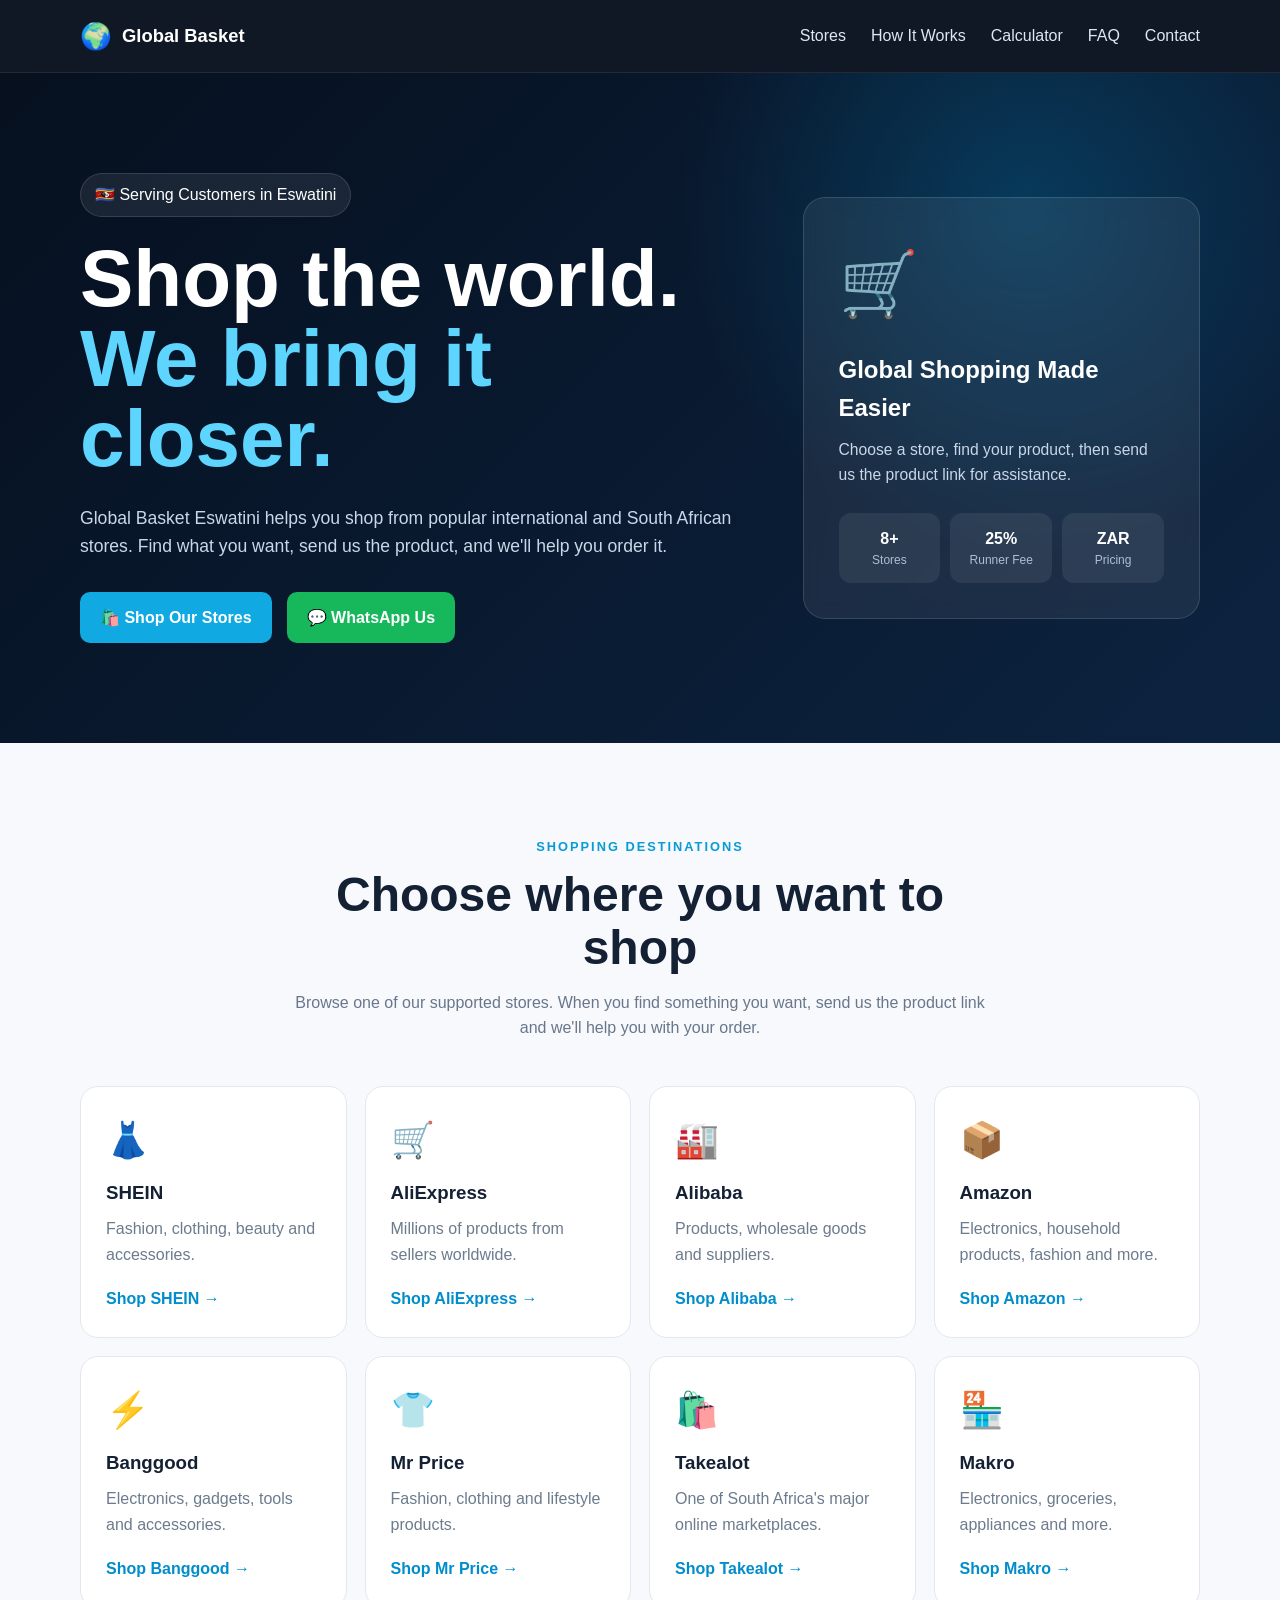
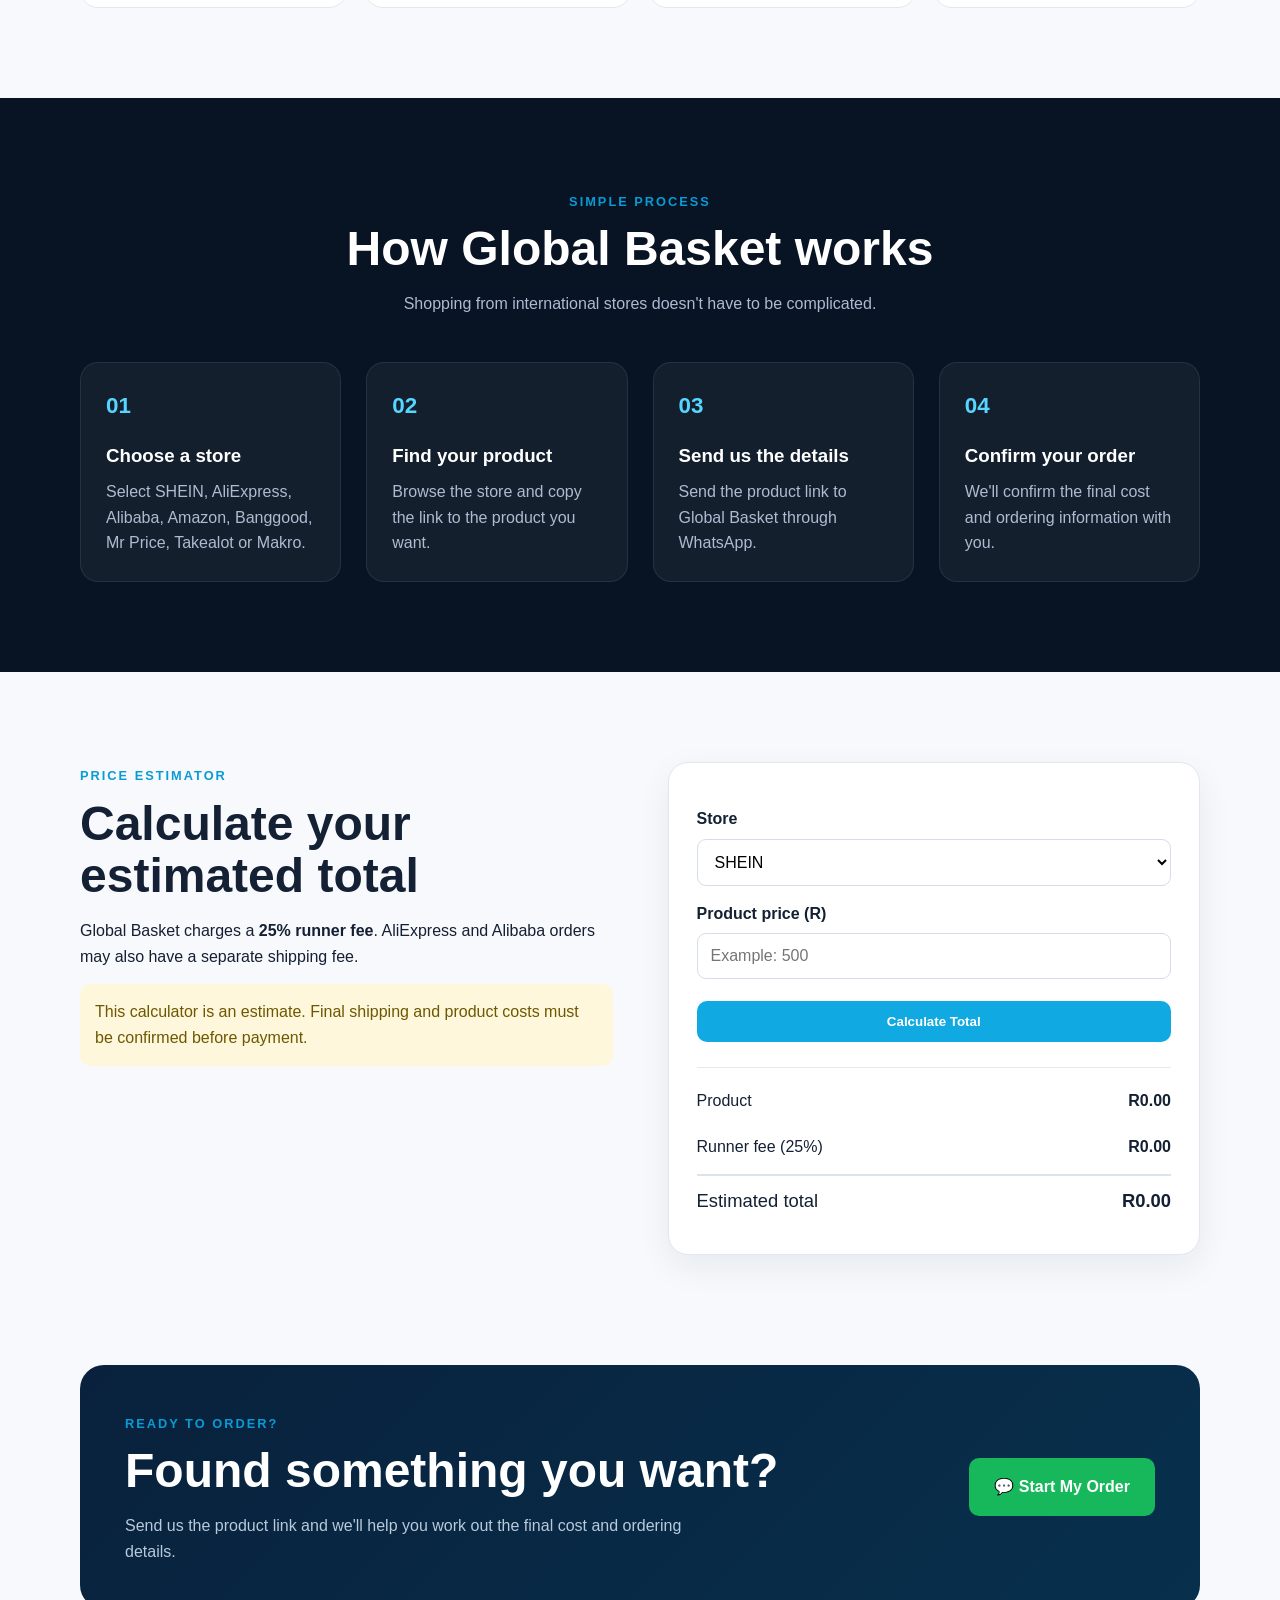
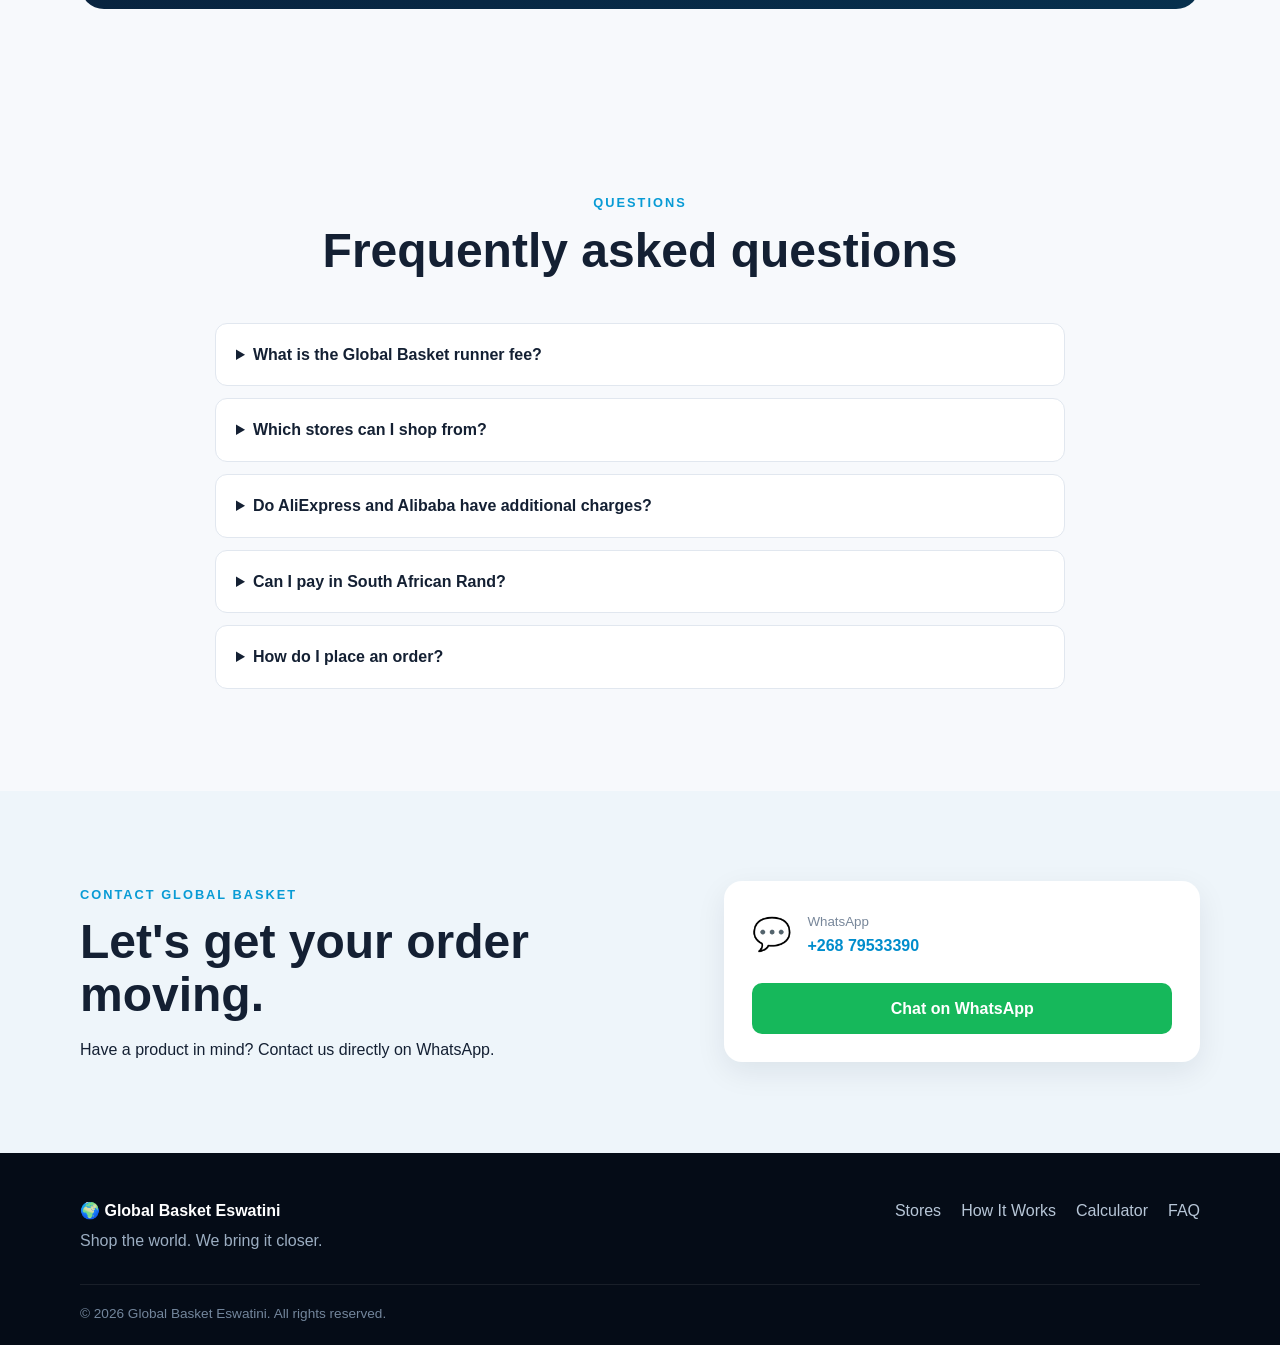
<file: index.html>
<!DOCTYPE html>
<html lang="en">
<head>
  <meta charset="UTF-8">

  <meta name="viewport" content="width=device-width, initial-scale=1.0">

  <title>Global Basket Eswatini | Shop Worldwide, We Bring It Closer</title>

  <meta name="description"
        content="Global Basket Eswatini helps customers in Eswatini shop from SHEIN, AliExpress, Alibaba, Amazon, Banggood, Mr Price, Takealot and Makro. We assist with ordering and delivery.">

  <meta name="keywords"
        content="Global Basket Eswatini, online shopping Eswatini, shop online Eswatini, SHEIN Eswatini, AliExpress Eswatini, Alibaba Eswatini, Takealot Eswatini, Amazon Eswatini">

  <meta name="author" content="Global Basket Eswatini">

  <meta name="robots" content="index, follow">

  <meta property="og:title" content="Global Basket Eswatini">
  <meta property="og:description" content="Shop from global stores with assistance from Global Basket Eswatini.">
  <meta property="og:type" content="website">

  <link rel="canonical" href="https://redrockjohn12.github.io/GlobalBasketEswatini/">

  <link rel="stylesheet" href="style.css">
    <link rel="icon" type="image/png" href="favicon.png">
</head>

<body>

<header class="site-header">
  <div class="container nav">

    <a href="#home" class="logo">
      <span class="logo-globe">🌍</span>
      <span>Global Basket</span>
    </a>

    <button class="menu-btn" id="menuBtn" aria-label="Open menu">
      ☰
    </button>

    <nav id="mainNav">
      <a href="#stores">Stores</a>
      <a href="#how">How It Works</a>
      <a href="#calculator">Calculator</a>
      <a href="#faq">FAQ</a>
      <a href="#contact">Contact</a>
    </nav>

  </div>
</header>


<main>

<section class="hero" id="home">
  <div class="container hero-content">

    <div class="hero-text">

      <div class="badge">🇸🇿 Serving Customers in Eswatini</div>

      <h1>
        Shop the world.
        <span>We bring it closer.</span>
      </h1>

      <p>
        Global Basket Eswatini helps you shop from popular international
        and South African stores. Find what you want, send us the product,
        and we'll help you order it.
      </p>

      <div class="hero-buttons">
        <a href="#stores" class="btn btn-primary">
          🛍️ Shop Our Stores
        </a>

        <a href="https://wa.me/26879533390?text=Hello%20Global%20Basket%20Eswatini%2C%20I%20would%20like%20help%20ordering%20a%20product."
           class="btn btn-whatsapp"
           target="_blank"
           rel="noopener">
          💬 WhatsApp Us
        </a>
      </div>

    </div>

    <div class="hero-card">

      <div class="basket-icon">🛒</div>

      <h2>Global Shopping Made Easier</h2>

      <p>
        Choose a store, find your product, then send us the product
        link for assistance.
      </p>

      <div class="mini-stats">
        <div>
          <strong>8+</strong>
          <span>Stores</span>
        </div>

        <div>
          <strong>25%</strong>
          <span>Runner Fee</span>
        </div>

        <div>
          <strong>ZAR</strong>
          <span>Pricing</span>
        </div>
      </div>

    </div>

  </div>
</section>


<section class="section" id="stores">

  <div class="container">

    <div class="section-heading">
      <span class="eyebrow">SHOPPING DESTINATIONS</span>

      <h2>Choose where you want to shop</h2>

      <p>
        Browse one of our supported stores. When you find something you want,
        send us the product link and we'll help you with your order.
      </p>
    </div>


    <div class="stores-grid">

      <article class="store-card">
        <div class="store-icon">👗</div>
        <h3>SHEIN</h3>
        <p>Fashion, clothing, beauty and accessories.</p>
        <a href="https://za.shein.com/" target="_blank" rel="noopener">
          Shop SHEIN →
        </a>
      </article>


      <article class="store-card">
        <div class="store-icon">🛒</div>
        <h3>AliExpress</h3>
        <p>Millions of products from sellers worldwide.</p>
        <a href="https://www.aliexpress.com/" target="_blank" rel="noopener">
          Shop AliExpress →
        </a>
      </article>


      <article class="store-card">
        <div class="store-icon">🏭</div>
        <h3>Alibaba</h3>
        <p>Products, wholesale goods and suppliers.</p>
        <a href="https://www.alibaba.com/" target="_blank" rel="noopener">
          Shop Alibaba →
        </a>
      </article>


      <article class="store-card">
        <div class="store-icon">📦</div>
        <h3>Amazon</h3>
        <p>Electronics, household products, fashion and more.</p>
        <a href="https://www.amazon.co.za/" target="_blank" rel="noopener">
          Shop Amazon →
        </a>
      </article>


      <article class="store-card">
        <div class="store-icon">⚡</div>
        <h3>Banggood</h3>
        <p>Electronics, gadgets, tools and accessories.</p>
        <a href="https://www.banggood.com/" target="_blank" rel="noopener">
          Shop Banggood →
        </a>
      </article>


      <article class="store-card">
        <div class="store-icon">👕</div>
        <h3>Mr Price</h3>
        <p>Fashion, clothing and lifestyle products.</p>
        <a href="https://www.mrp.com/" target="_blank" rel="noopener">
          Shop Mr Price →
        </a>
      </article>


      <article class="store-card">
        <div class="store-icon">🛍️</div>
        <h3>Takealot</h3>
        <p>One of South Africa's major online marketplaces.</p>
        <a href="https://www.takealot.com/" target="_blank" rel="noopener">
          Shop Takealot →
        </a>
      </article>


      <article class="store-card">
        <div class="store-icon">🏪</div>
        <h3>Makro</h3>
        <p>Electronics, groceries, appliances and more.</p>
        <a href="https://www.makro.co.za/" target="_blank" rel="noopener">
          Shop Makro →
        </a>
      </article>

    </div>

  </div>

</section>


<section class="section dark-section" id="how">

  <div class="container">

    <div class="section-heading">
      <span class="eyebrow">SIMPLE PROCESS</span>

      <h2>How Global Basket works</h2>

      <p>
        Shopping from international stores doesn't have to be complicated.
      </p>
    </div>


    <div class="steps">

      <div class="step">
        <div class="step-number">01</div>
        <h3>Choose a store</h3>
        <p>
          Select SHEIN, AliExpress, Alibaba, Amazon, Banggood,
          Mr Price, Takealot or Makro.
        </p>
      </div>


      <div class="step">
        <div class="step-number">02</div>
        <h3>Find your product</h3>
        <p>
          Browse the store and copy the link to the product you want.
        </p>
      </div>


      <div class="step">
        <div class="step-number">03</div>
        <h3>Send us the details</h3>
        <p>
          Send the product link to Global Basket through WhatsApp.
        </p>
      </div>


      <div class="step">
        <div class="step-number">04</div>
        <h3>Confirm your order</h3>
        <p>
          We'll confirm the final cost and ordering information with you.
        </p>
      </div>

    </div>

  </div>

</section>


<section class="section" id="calculator">

  <div class="container calculator-layout">

    <div>

      <span class="eyebrow">PRICE ESTIMATOR</span>

      <h2>Calculate your estimated total</h2>

      <p>
        Global Basket charges a <strong>25% runner fee</strong>.
        AliExpress and Alibaba orders may also have a separate shipping fee.
      </p>

      <p class="note">
        This calculator is an estimate. Final shipping and product costs
        must be confirmed before payment.
      </p>

    </div>


    <div class="calculator">

      <label for="store">Store</label>

      <select id="store">
        <option value="normal">SHEIN</option>
        <option value="normal">Amazon</option>
        <option value="normal">Banggood</option>
        <option value="normal">Mr Price</option>
        <option value="normal">Takealot</option>
        <option value="normal">Makro</option>
        <option value="shipping">AliExpress</option>
        <option value="shipping">Alibaba</option>
      </select>


      <label for="productPrice">
        Product price (R)
      </label>

      <input
        type="number"
        id="productPrice"
        min="0"
        step="0.01"
        placeholder="Example: 500"
      >


      <div id="shippingBox">

        <label for="shippingPrice">
          Shipping fee (R)
        </label>

        <input
          type="number"
          id="shippingPrice"
          min="0"
          step="0.01"
          placeholder="Example: 100"
        >

      </div>


      <button class="btn btn-primary calculate-btn" id="calculateBtn">
        Calculate Total
      </button>


      <div class="calculation-result">

        <div>
          <span>Product</span>
          <strong id="resultProduct">R0.00</strong>
        </div>

        <div>
          <span>Runner fee (25%)</span>
          <strong id="resultRunner">R0.00</strong>
        </div>

        <div id="resultShippingRow">
          <span>Shipping</span>
          <strong id="resultShipping">R0.00</strong>
        </div>

        <div class="total">
          <span>Estimated total</span>
          <strong id="resultTotal">R0.00</strong>
        </div>

      </div>

    </div>

  </div>

</section>


<section class="section order-section">

  <div class="container">

    <div class="order-box">

      <div>
        <span class="eyebrow">READY TO ORDER?</span>

        <h2>Found something you want?</h2>

        <p>
          Send us the product link and we'll help you work out the
          final cost and ordering details.
        </p>
      </div>


      <div>

        <a
          href="https://wa.me/26879533390?text=Hello%20Global%20Basket%20Eswatini%2C%20I%20found%20a%20product%20I%20would%20like%20to%20order.%20Here%20is%20the%20product%20link%3A%20"
          target="_blank"
          rel="noopener"
          class="btn btn-whatsapp big-btn">
          💬 Start My Order
        </a>

      </div>

    </div>

  </div>

</section>


<section class="section" id="faq">

  <div class="container">

    <div class="section-heading">
      <span class="eyebrow">QUESTIONS</span>
      <h2>Frequently asked questions</h2>
    </div>


    <div class="faq-list">

      <details>
        <summary>What is the Global Basket runner fee?</summary>

        <p>
          Our runner fee is 25% of the product price.
        </p>
      </details>


      <details>
        <summary>Which stores can I shop from?</summary>

        <p>
          Global Basket currently supports SHEIN, AliExpress, Alibaba,
          Amazon, Banggood, Mr Price, Takealot and Makro.
        </p>
      </details>


      <details>
        <summary>Do AliExpress and Alibaba have additional charges?</summary>

        <p>
          AliExpress and Alibaba may have shipping charges. These are
          added separately to the product price and runner fee.
        </p>
      </details>


      <details>
        <summary>Can I pay in South African Rand?</summary>

        <p>
          We use South African Rand (ZAR/R) for our displayed estimates
          to make pricing easier for customers in Eswatini.
        </p>
      </details>


      <details>
        <summary>How do I place an order?</summary>

        <p>
          Find your product, copy its link, then send it to us through
          WhatsApp. We'll confirm the final price and ordering details.
        </p>
      </details>

    </div>

  </div>

</section>


<section class="section contact-section" id="contact">

  <div class="container contact-grid">

    <div>

      <span class="eyebrow">CONTACT GLOBAL BASKET</span>

      <h2>Let's get your order moving.</h2>

      <p>
        Have a product in mind? Contact us directly on WhatsApp.
      </p>

    </div>


    <div class="contact-card">

      <div class="contact-item">
        <span>💬</span>

        <div>
          <small>WhatsApp</small>

          <a
            href="https://wa.me/26879533390"
            target="_blank"
            rel="noopener">
            +268 79533390
          </a>
        </div>

      </div>


      <a
        href="https://wa.me/26879533390?text=Hello%20Global%20Basket%20Eswatini"
        target="_blank"
        rel="noopener"
        class="btn btn-whatsapp full-btn">
        Chat on WhatsApp
      </a>

    </div>

  </div>

</section>

</main>


<footer>

  <div class="container footer-content">

    <div>
      <strong>🌍 Global Basket Eswatini</strong>

      <p>
        Shop the world. We bring it closer.
      </p>
    </div>


    <div class="footer-links">

      <a href="#stores">Stores</a>
      <a href="#how">How It Works</a>
      <a href="#calculator">Calculator</a>
      <a href="#faq">FAQ</a>

    </div>

  </div>


  <div class="container copyright">
    © 2026 Global Basket Eswatini. All rights reserved.
  </div>

</footer>


<script src="script.js"></script>

</body>
</html>
</file>
<file: style.css>
* {
  box-sizing: border-box;
  margin: 0;
  padding: 0;
}

html {
  scroll-behavior: smooth;
}

body {
  font-family: Arial, Helvetica, sans-serif;
  background: #f7f9fc;
  color: #142033;
  line-height: 1.6;
}

a {
  text-decoration: none;
  color: inherit;
}

.container {
  width: min(1120px, 92%);
  margin: auto;
}

.site-header {
  position: sticky;
  top: 0;
  z-index: 1000;
  background: rgba(7, 15, 29, 0.96);
  border-bottom: 1px solid rgba(255,255,255,0.08);
}

.nav {
  min-height: 72px;
  display: flex;
  align-items: center;
  justify-content: space-between;
}

.logo {
  display: flex;
  align-items: center;
  gap: 10px;
  color: white;
  font-weight: 800;
  font-size: 1.15rem;
}

.logo-globe {
  font-size: 1.6rem;
}

nav {
  display: flex;
  gap: 25px;
  color: #dce7f7;
}

nav a:hover {
  color: #65d6ff;
}

.menu-btn {
  display: none;
  background: none;
  border: 0;
  color: white;
  font-size: 1.8rem;
}

.hero {
  background:
    radial-gradient(circle at 80% 20%, rgba(0, 180, 255, .20), transparent 30%),
    linear-gradient(135deg, #06101f, #0c2340);
  color: white;
  padding: 100px 0;
}

.hero-content {
  display: grid;
  grid-template-columns: 1.25fr .75fr;
  gap: 60px;
  align-items: center;
}

.badge {
  display: inline-block;
  background: rgba(255,255,255,.08);
  border: 1px solid rgba(255,255,255,.12);
  padding: 8px 14px;
  border-radius: 30px;
  margin-bottom: 22px;
}

.hero h1 {
  font-size: clamp(2.5rem, 7vw, 5rem);
  line-height: 1;
  margin-bottom: 25px;
}

.hero h1 span {
  display: block;
  color: #5dd5ff;
}

.hero p {
  max-width: 680px;
  color: #c9d7e8;
  font-size: 1.1rem;
}

.hero-buttons {
  display: flex;
  gap: 15px;
  flex-wrap: wrap;
  margin-top: 32px;
}

.btn {
  display: inline-flex;
  align-items: center;
  justify-content: center;
  border: 0;
  cursor: pointer;
  padding: 13px 20px;
  border-radius: 10px;
  font-weight: 700;
  transition: .2s;
}

.btn:hover {
  transform: translateY(-2px);
}

.btn-primary {
  background: #11a9e2;
  color: white;
}

.btn-whatsapp {
  background: #16b85b;
  color: white;
}

.hero-card {
  background: rgba(255,255,255,.07);
  border: 1px solid rgba(255,255,255,.13);
  border-radius: 22px;
  padding: 35px;
  backdrop-filter: blur(10px);
}

.basket-icon {
  font-size: 4rem;
  margin-bottom: 15px;
}

.hero-card h2 {
  margin-bottom: 10px;
}

.hero-card p {
  font-size: .98rem;
}

.mini-stats {
  display: grid;
  grid-template-columns: repeat(3,1fr);
  gap: 10px;
  margin-top: 25px;
}

.mini-stats div {
  background: rgba(255,255,255,.07);
  border-radius: 12px;
  padding: 13px 8px;
  text-align: center;
}

.mini-stats strong,
.mini-stats span {
  display: block;
}

.mini-stats span {
  font-size: .75rem;
  color: #aebfd3;
}

.section {
  padding: 90px 0;
}

.dark-section {
  background: #081323;
  color: white;
}

.section-heading {
  max-width: 720px;
  margin: 0 auto 45px;
  text-align: center;
}

.eyebrow {
  color: #089bd5;
  font-weight: 800;
  font-size: .8rem;
  letter-spacing: 2px;
}

.section h2 {
  font-size: clamp(2rem, 5vw, 3rem);
  line-height: 1.1;
  margin: 10px 0 15px;
}

.section-heading p {
  color: #68778b;
}

.dark-section .section-heading p {
  color: #aebbd0;
}

.stores-grid {
  display: grid;
  grid-template-columns: repeat(4,1fr);
  gap: 18px;
}

.store-card {
  background: white;
  border: 1px solid #e2e8f0;
  border-radius: 18px;
  padding: 25px;
  transition: .2s;
}

.store-card:hover {
  transform: translateY(-5px);
  box-shadow: 0 15px 35px rgba(15,30,50,.10);
}

.store-icon {
  font-size: 2.2rem;
  margin-bottom: 10px;
}

.store-card h3 {
  margin-bottom: 8px;
}

.store-card p {
  color: #6c7b8d;
  min-height: 52px;
}

.store-card a {
  display: inline-block;
  margin-top: 18px;
  color: #008dcc;
  font-weight: 800;
}

.steps {
  display: grid;
  grid-template-columns: repeat(4,1fr);
  gap: 25px;
}

.step {
  background: rgba(255,255,255,.05);
  border: 1px solid rgba(255,255,255,.08);
  border-radius: 18px;
  padding: 25px;
}

.step-number {
  color: #55d5ff;
  font-size: 1.4rem;
  font-weight: 900;
  margin-bottom: 18px;
}

.step p {
  color: #aebbd0;
  margin-top: 8px;
}

.calculator-layout {
  display: grid;
  grid-template-columns: 1fr 1fr;
  gap: 55px;
  align-items: start;
}

.calculator {
  background: white;
  border: 1px solid #e1e7ef;
  border-radius: 20px;
  padding: 28px;
  box-shadow: 0 12px 35px rgba(15,30,50,.07);
}

.calculator label {
  display: block;
  margin: 15px 0 7px;
  font-weight: 700;
}

.calculator input,
.calculator select {
  width: 100%;
  padding: 13px;
  border: 1px solid #d5dde8;
  border-radius: 9px;
  font-size: 1rem;
  background: white;
}

.calculate-btn {
  width: 100%;
  margin-top: 22px;
}

.calculation-result {
  margin-top: 25px;
  border-top: 1px solid #e4e9f0;
  padding-top: 10px;
}

.calculation-result div {
  display: flex;
  justify-content: space-between;
  padding: 10px 0;
}

.calculation-result .total {
  border-top: 2px solid #dce3eb;
  margin-top: 5px;
  font-size: 1.15rem;
}

.note {
  margin-top: 15px;
  padding: 15px;
  background: #fff7dc;
  border-radius: 10px;
  color: #6d5700;
}

.order-section {
  padding-top: 20px;
}

.order-box {
  background: linear-gradient(135deg, #09213c, #07304d);
  color: white;
  border-radius: 24px;
  padding: 45px;
  display: flex;
  justify-content: space-between;
  align-items: center;
  gap: 30px;
}

.order-box p {
  color: #b8cadc;
  max-width: 600px;
}

.big-btn {
  padding: 16px 25px;
}

.faq-list {
  max-width: 850px;
  margin: auto;
}

details {
  background: white;
  border: 1px solid #e1e7ef;
  border-radius: 12px;
  padding: 18px 20px;
  margin-bottom: 12px;
}

summary {
  cursor: pointer;
  font-weight: 800;
}

details p {
  margin-top: 12px;
  color: #657488;
}

.contact-section {
  background: #eef5fa;
}

.contact-grid {
  display: grid;
  grid-template-columns: 1fr .8fr;
  gap: 50px;
  align-items: center;
}

.contact-card {
  background: white;
  border-radius: 18px;
  padding: 28px;
  box-shadow: 0 10px 30px rgba(15,30,50,.08);
}

.contact-item {
  display: flex;
  gap: 15px;
  align-items: center;
  margin-bottom: 22px;
}

.contact-item > span {
  font-size: 2rem;
}

.contact-item small {
  display: block;
  color: #78879a;
}

.contact-item a {
  font-weight: 800;
  color: #008dcc;
}

.full-btn {
  width: 100%;
}

footer {
  background: #050c17;
  color: white;
  padding: 45px 0 20px;
}

.footer-content {
  display: flex;
  justify-content: space-between;
  gap: 30px;
}

.footer-content p {
  color: #9caec2;
  margin-top: 5px;
}

.footer-links {
  display: flex;
  gap: 20px;
  color: #b7c6d7;
}

.footer-links a:hover {
  color: #5dd5ff;
}

.copyright {
  border-top: 1px solid rgba(255,255,255,.08);
  margin-top: 30px;
  padding-top: 18px;
  color: #73869c;
  font-size: .85rem;
}

@media (max-width: 850px) {

  .menu-btn {
    display: block;
  }

  nav {
    display: none;
    position: absolute;
    top: 72px;
    left: 0;
    width: 100%;
    background: #071222;
    flex-direction: column;
    padding: 20px;
  }

  nav.open {
    display: flex;
  }

  .hero-content,
  .calculator-layout,
  .contact-grid {
    grid-template-columns: 1fr;
  }

  .stores-grid {
    grid-template-columns: repeat(2,1fr);
  }

  .steps {
    grid-template-columns: repeat(2,1fr);
  }

  .order-box {
    flex-direction: column;
    align-items: flex-start;
  }

}

@media (max-width: 550px) {

  .hero {
    padding: 70px 0;
  }

  .section {
    padding: 65px 0;
  }

  .stores-grid,
  .steps {
    grid-template-columns: 1fr;
  }

  .hero-card {
    padding: 25px;
  }

  .footer-content {
    flex-direction: column;
  }

  .footer-links {
    flex-wrap: wrap;
  }

}
</file>
